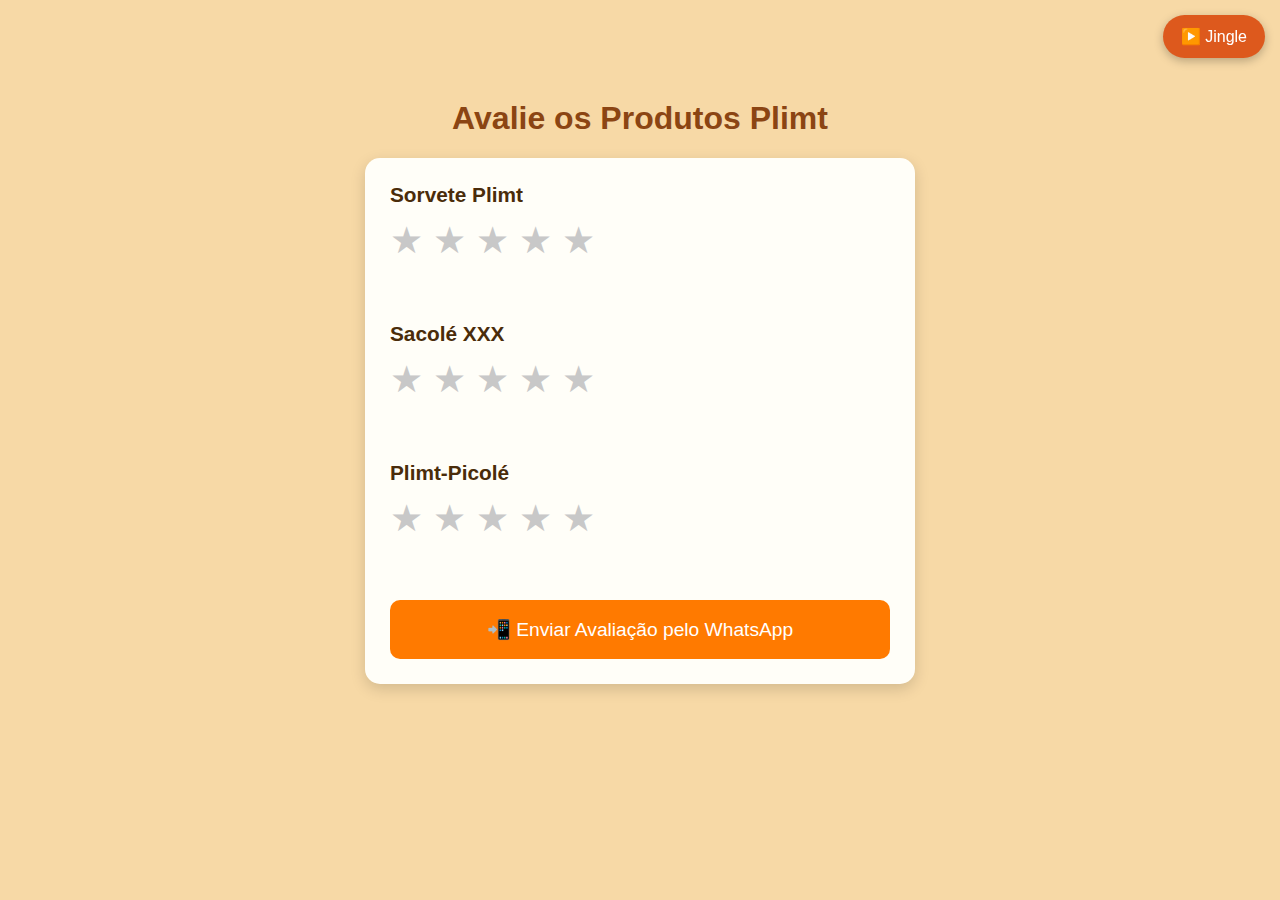
<file: avaliar.html>
<!DOCTYPE html>
<html lang="pt-BR">
<head>
<meta charset="UTF-8">
<meta name="viewport" content="width=device-width, initial-scale=1.0">
<title>Avaliação Plimt</title>

<style>
  body {
    font-family: Arial, sans-serif;
    background: #f7d9a6 url('https://i.imgur.com/j0wVTLf.png');
    background-size: 300px;
    margin: 0;
    padding: 30px;
    color: #4a2c0a;
  }

  h1 {
    text-align: center;
    font-size: 2rem;
    color: #8b4513;
    margin-top: 70px; /* para não ficar atrás do botão flutuante */
  }

  .container {
    max-width: 500px;
    margin: auto;
    background: #fffef8;
    padding: 25px;
    border-radius: 15px;
    box-shadow: 0 5px 15px rgba(0,0,0,0.15);
  }

  /* --- BOTÃO FLUTUANTE DO JINGLE --- */
  #playJingle {
    position: fixed;
    top: 15px;
    right: 15px;
    z-index: 9999;
    
    background: #dd591d;
    color: white;
    border: none;
    border-radius: 50px;
    padding: 12px 18px;
    font-size: 1rem;
    cursor: pointer;
    box-shadow: 0 3px 10px rgba(0,0,0,0.25);
  }

  #playJingle:hover {
    scale: 1.05;
    opacity: 0.9;
    transition: 0.2s;
  }

  /* --- PRODUTOS --- */
  .product {
    margin-bottom: 60px; /* MAIOR espaçamento entre produtos */
  }

  .product h3 {
    margin: 0 0 12px;
    font-size: 1.3rem;
  }

  .stars {
    display: flex;
    gap: 10px;
    font-size: 2.3rem;
    cursor: pointer;
  }

  .star {
    color: #c8c8c8;
    transition: color 0.2s;
  }

  .star.active {
    color: #ffb400;
  }

  button#enviar {
    width: 100%;
    padding: 18px;
    border: none;
    background: #ff7a00;
    color: white;
    font-size: 1.2rem;
    border-radius: 10px;
    cursor: pointer;
  }

  button#enviar:hover {
    opacity: 0.85;
  }
</style>
</head>

<body>

<!-- BOTÃO FLUTUANTE DO JINGLE -->
<button id="playJingle">▶️ Jingle</button>
<audio id="audioJingle" src="./assets/jingle.mp3"></audio>

<h1>Avalie os Produtos Plimt</h1>

<div class="container">

  <!-- Produto 1 -->
  <div class="product" data-produto="Sorvete Plimt">
    <h3>Sorvete Plimt</h3>
    <div class="stars">
      <span class="star" data-value="1">&#9733;</span>
      <span class="star" data-value="2">&#9733;</span>
      <span class="star" data-value="3">&#9733;</span>
      <span class="star" data-value="4">&#9733;</span>
      <span class="star" data-value="5">&#9733;</span>
    </div>
  </div>

  <!-- Produto 2 -->
  <div class="product" data-produto="Sacolé XXX">
    <h3>Sacolé XXX</h3>
    <div class="stars">
      <span class="star" data-value="1">&#9733;</span>
      <span class="star" data-value="2">&#9733;</span>
      <span class="star" data-value="3">&#9733;</span>
      <span class="star" data-value="4">&#9733;</span>
      <span class="star" data-value="5">&#9733;</span>
    </div>
  </div>

  <!-- Produto 3 -->
  <div class="product" data-produto="Plimt-Picolé">
    <h3>Plimt-Picolé</h3>
    <div class="stars">
      <span class="star" data-value="1">&#9733;</span>
      <span class="star" data-value="2">&#9733;</span>
      <span class="star" data-value="3">&#9733;</span>
      <span class="star" data-value="4">&#9733;</span>
      <span class="star" data-value="5">&#9733;</span>
    </div>
  </div>

  <!-- Botão WhatsApp -->
  <button id="enviar">📲 Enviar Avaliação pelo WhatsApp</button>

</div>

<script>
/* ---- SISTEMA DE ESTRELAS ---- */
document.querySelectorAll(".product").forEach(produto => {
  let stars = produto.querySelectorAll(".star");

  stars.forEach(star => {
    star.addEventListener("click", () => {
      const valor = parseInt(star.dataset.value);
      stars.forEach(s => s.classList.remove("active"));
      stars.forEach(s => {
        if (parseInt(s.dataset.value) <= valor) {
          s.classList.add("active");
        }
      });

      produto.dataset.rating = valor;
    });
  });
});

/* ---- JINGLE FLUTUANTE ---- */
const botaoJingle = document.getElementById("playJingle");
const audioJingle = document.getElementById("audioJingle");

audioJingle.volume = 0.7;


botaoJingle.addEventListener("click", () => {
  if (audioJingle.paused) {
    audioJingle.play();
    botaoJingle.textContent = "⏸️ Pausar";
  } else {
    audioJingle.pause();
    botaoJingle.textContent = "▶️ Jingle";
  }
});

/* ---- ENVIAR PARA WHATSAPP ---- */
document.getElementById("enviar").addEventListener("click", () => {
  const numero = "5521971140099"; 
  
  let texto = "*Minha Avaliação dos Produtos Plimt:*\n\n";

  document.querySelectorAll(".product").forEach(prod => {
    const nome = prod.dataset.produto;
    const rating = prod.dataset.rating || "Zero";

    if(rating > 1)
      texto += `${nome}: ${rating} estrelas\n`;

    if(rating == 1)
      texto += `${nome}: ${rating} estrela\n`;
  });

  const link = `https://wa.me/${numero}?text=${encodeURIComponent(texto)}`;

  window.open(link, "_blank"); 
});
</script>

</body>
</html>
</file>
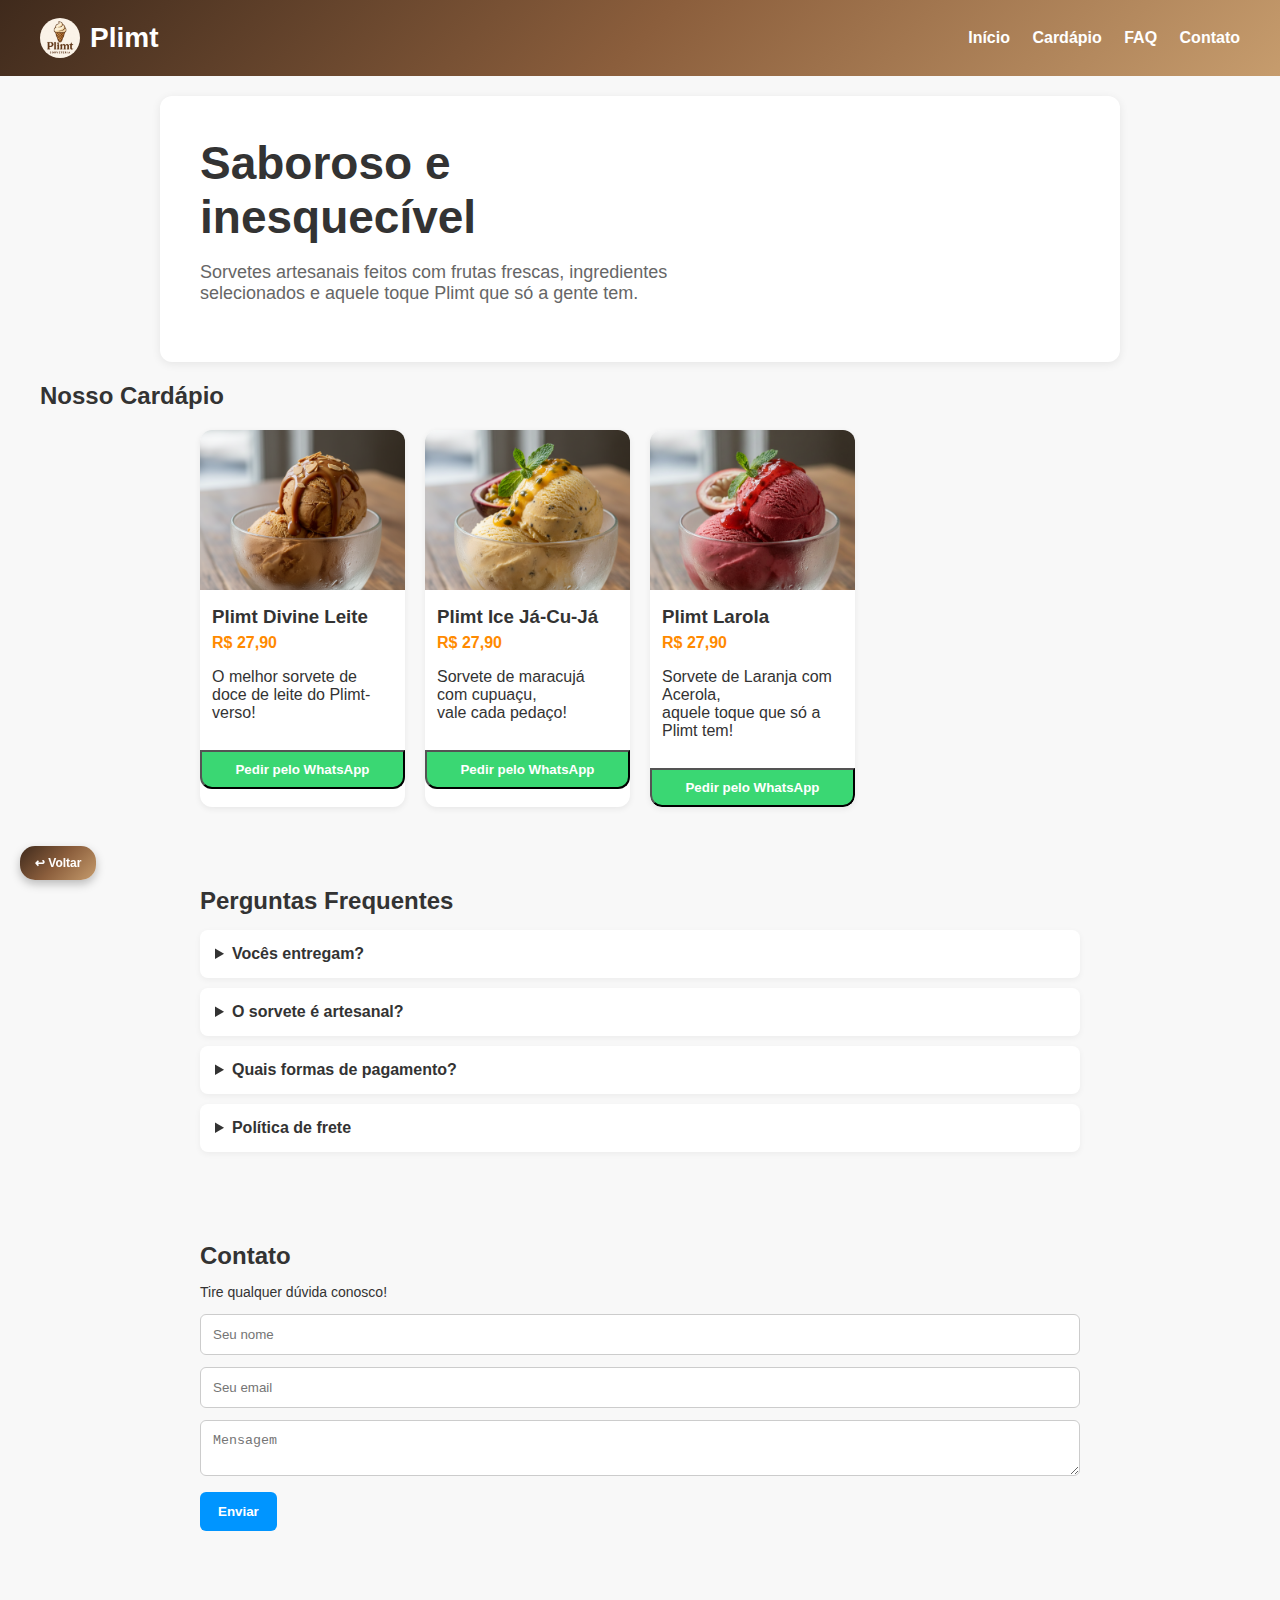
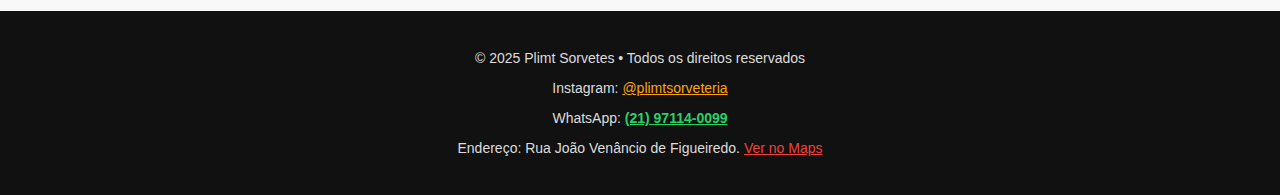
<file: mainsite.html>
<!DOCTYPE html>
<html lang="pt-br">
<head>
  <meta charset="UTF-8" />
  <meta name="viewport" content="width=device-width, initial-scale=1.0"/>
  <title>Plimt Sorvetes</title>

  <style>
    :root{
      --laranja:#ff8a00;
      --rosa:#ff3f81;
      --verde:#00c88f;
      --azul:#0095ff;
      --cinza:#f5f5f5;
      --preto:#111;
      --branco:#fff;
      --mundo:#f8f8f8;
    }

    *{box-sizing:border-box}
    body{margin:0;font-family:Arial, Helvetica, sans-serif;background:var(--mundo);color:#333}

    /* HEADER */
    header{
      background: linear-gradient(135deg, #3f2a1c, #8b5e3c, #c69c6d);
      padding:18px 40px;
      display:flex;
      justify-content:space-between;
      align-items:center;
      position:sticky;
      top:0;
      z-index:1000;
    }



    .brand{
      display:flex;
      align-items:center;
      gap:10px;
      font-weight:bold;
      color:#fff;
      font-size:28px;
      text-decoration:none;
    }

    .brand img{
      width:40px;
      border-radius:50%;
    }

    nav a{
      text-decoration:none;
      color:#fff;
      font-weight:600;
      margin-left:18px;
    }
    nav a:hover{opacity:.9}

    /* HERO */
    .hero{
      display:grid;
      grid-template-columns:1.1fr 0.9fr;
      gap:20px;
      padding:40px;
      background:#fff;
      border-radius:12px;
      max-width:960px;
      margin:20px auto;
      box-shadow:0 2px 10px rgba(0,0,0,0.08);
    }

    .hero h1{font-size:46px; margin:0}
    .hero p{font-size:18px; color:#666}
    .btn{
      display:inline-block;
      padding:12px 20px;
      background:var(--azul);
      color:#fff;
      border-radius:6px;
      text-decoration:none;
      font-weight:700;
    }
    .btn:hover{background:var(--verde);}

    /* CARDÁPIO */
    .cardapio{
      display:grid;
     grid-template-columns:repeat(auto-fill,minmax(190px,1fr));
      gap:20px;
      padding:0 40px 40px;
      max-width:960px;
      margin:0 auto;
    }

    .produto{
      background:#fff;
      border-radius:12px;
      box-shadow:0 2px 6px rgba(0,0,0,0.07);
      overflow:hidden;
      transition:.3s;
    }
    .produto:hover{transform:scale(1.03)}
    .produto img{
      width:100%;
      height:160px;
      object-fit:cover;
    }
    .produto .conteudo{padding:12px}
    .produto h3{margin:0 0 6px}
    .preco{
      margin:0 0 8px;
      font-size:16px;
      font-weight:bold;
      color:var(--laranja);
    }

    /* FAQ */

    .faq{
      max-width:960px;
      margin:40px auto;
      padding:0 40px 40px;
    }
    .faq h2{margin-bottom:15px}
    details{
      background:#fff;
      padding:15px;
      margin-bottom:10px;
      border-radius:8px;
      box-shadow:0 2px 6px rgba(0,0,0,0.05);
      cursor:pointer;
    }
    details summary{
      font-weight:700;
      font-size:16px;
    }

    /* CONTATO */
    .contato{
      max-width:960px;
      margin:40px auto;
      padding:0 40px 40px;
    }
    .contato input, .contato textarea{
      width:100%;
      padding:12px;
      margin-bottom:12px;
      border-radius:6px;
      border:1px solid #ccc;
    }
    .contato button{
      padding:12px 18px;
      background:var(--azul);
      color:#fff;
      font-weight:700;
      border:none;
      border-radius:6px;
      cursor:pointer;
    }
    .contato button:hover{background:var(--verde)}

    /* FOOTER */
    footer{
      background:#111;
      color:#ddd;
      padding:25px;
      text-align:center;
      font-size:14px;
    }

    /* PÁGINA DE CONFIRMAÇÃO */
    #confirmacao{
      display:none;
      text-align:center;
      padding:40px;
      background:#fff;
      margin:20px auto;
      max-width:700px;
      border-radius:12px;
      box-shadow:0 2px 10px rgba(0,0,0,0.1);
    }

    .zap {
      color:#25D366;
      font-weight:600;
    }

    .zap:hover {
        opacity: 0.8;
    }

    .insta {
      color: #ffa500;
    }

    #contato h2 {
      margin: 0;
    }
    .subcontact {
      margin-bottom: 14px;
      font-size: 14px;
    }
    .maps {
      color: #f04337;
    }

    .btn-whatsapp {
  display: block;
  width: 100%;
  padding: 10px;
  background: #25d365e7;
  color: white;
  text-align: center;
  font-weight: bold;
  border-radius: 0 0 12px 12px;
  text-decoration: none;
  transition: 0.3s;
}

.btn-whatsapp:hover {
  background: #1ebe5d;
}


    @media(max-width:900px){
      .hero{grid-template-columns:1fr}
    }

    /* Ajuste geral mobile */
@media (max-width: 600px) {
  header {
    padding: 14px 20px;
    flex-wrap: wrap;
    text-align: center;
  }

  nav a {
    margin-left: 12px;
    font-size: 14px;
  }

  .hero {
    padding: 20px;
    margin: 10px;
  }

  .hero h1 {
    font-size: 32px;
  }

  .hero p {
    font-size: 16px;
  }

  .cardapio {
    padding: 20px;
    gap: 15px;
  }

  .produto img {
    height: 140px;
  }

  .faq, .contato {
    padding: 0 20px 30px;
  }
}

/* Celulares pequenos (iPhone SE, Galaxy A01, Motorola E) */
@media (max-width: 430px) {
  header {
    flex-direction: column;
    gap: 10px;
  }

  nav a {
    margin: 0 8px;
    font-size: 13px;
  }

  .hero h1 {
    font-size: 26px;
  }

  .hero {
    margin: 10px;
    padding: 15px;
  }

  .produto {
    border-radius: 10px;

  }

  .produto img{
  width:100%;
  height:300px; 
  object-fit:cover;
}

}

/* Celulares muito pequenos (360px ou menos) */
@media (max-width: 360px) {

  body {
    font-size: 15px;
  }

  .hero h1 {
    font-size: 22px;
    line-height: 1.2;
  }

  nav a {
    margin: 0 6px;
    font-size: 12px;
  }

  .produto img {
    height: 165px;
  }
}

    #inicio, #faq, #contato {
        scroll-margin-top: 80px;
    }

    #cardapio {
        scroll-margin-top: 130px;
    }

    @media (max-width: 480px) {
  #botao-voltar {
    bottom: 15px;
    left: 15px;
    padding: 10px 16px;
    font-size: 14px;
    border-radius: 12px;
  }
}


#botao-voltar {
  position: fixed;
  bottom: 20px;
  left: 20px;

  background: linear-gradient(135deg, #3f2a1c, #8b5e3c, #c69c6d);
  color: #fff;
  padding: 10px 15px;

  border-radius: 15px;
  font-weight: bold;
  text-decoration: none;
  font-size: 12px;

  box-shadow: 0 4px 10px rgba(0,0,0,0.25);
  border: 2px rgba(255,255,255,0.15);

  transition: 0.2s ease-in-out;
  z-index: 99999; /* força a ficar por cima */
}

#botao-voltar:hover {
  transform: scale(1.02);
  opacity: 0.9;
}

  </style>
</head>

<body>

  
  <header>
    <a class="brand" href="#">
      <img src="assets/Logo.jpg" alt="Logo Plimt">
      Plimt
    </a>
    
    <nav>
  <a href="#inicio">Início</a>
  <a href="#cardapio">Cardápio</a>
  <a href="#faq">FAQ</a>
  <a href="#contato">Contato</a>

</nav>

  </header>
  
  
  <section class="hero" id="inicio">
    <div>
      <h1>Saboroso e inesquecível</h1>
      <p>Sorvetes artesanais feitos com frutas frescas, ingredientes selecionados e aquele toque Plimt que só a gente tem.</p>
      <!-- <a href="#cardapio" class="btn">Ver Cardápio</a> -->
    </div>
    
    <div>
      <!-- <img src="https://images.unsplash.com/photo-1505253210347-8f8fecdcc0b4?auto=format&fit=crop&w=600&q=80" 
      style="width:100%;border-radius:12px"> -->
    </div>
  </section>
  
  <h2 style="padding-left:40px;">Nosso Cardápio</h2>
  <div class="cardapio" id="cardapio">
    
    <div class="produto">
      <img src="./assets/doce-de-leite-ia.png">
      <div class="conteudo">
        <h3>Plimt Divine Leite</h3>
        <p class="preco">R$ 27,90</p>
        <p>O melhor sorvete de doce de leite do Plimt-verso!</p>
      </div>
      <button class="btn-whatsapp" onclick="pedirProduto('Plimt Divine Leite')">
      Pedir pelo WhatsApp
      </button>
    </div>

    <div class="produto">
      <img src="./assets/Maracuja-ia.png">
    <div class="conteudo">
      <h3>Plimt Ice Já-Cu-Já</h3>
      <p class="preco">R$ 27,90</p>
      <p>Sorvete de maracujá com cupuaçu, <br>
        vale cada pedaço!</p>
    </div>
    <button class="btn-whatsapp" onclick="pedirProduto('Plimt Ice Já-Cu-Já')">
  Pedir pelo WhatsApp
</button>
</div>


  <div class="produto">
      <img src="./assets/Acerola-Ia.png">
    <div class="conteudo">
      <h3>Plimt Larola</h3>
      <p class="preco">R$ 27,90</p>
      <p>Sorvete de Laranja com Acerola, <br>
      aquele toque que só a Plimt tem!</p>
    </div>
    <button class="btn-whatsapp" onclick="pedirProduto('Plimt Larola')">
  Pedir pelo WhatsApp
</button>
 </div>

  </div>



<!-- FAQ -->
<section class="faq" id="faq">
  <h2>Perguntas Frequentes</h2>

  <details>
    <summary>Vocês entregam?</summary>
    <p>Sim! Entregamos em todo o Lisam.</p>
  </details>

  <details>
    <summary>O sorvete é artesanal?</summary>
    <p>100% artesanal.</p>
  </details>

  <details>
    <summary>Quais formas de pagamento?</summary>
    <p>Pix, débito, crédito e dinheiro.</p>
  </details>

  <details>
    <summary>Política de frete</summary>
    <p>Frete grátis em toda Rua João Venâncio de Figueiredo.</p>
  </details>
</section>

<!-- CONTATO -->
<section class="contato" id="contato">
  <h2>Contato</h2>
  <p class="subcontact">Tire qualquer dúvida conosco!</p>

  <input id="nome" placeholder="Seu nome">
  <input id="email" placeholder="Seu email">
  <textarea id="mensagem" placeholder="Mensagem"></textarea>

  <button onclick="enviarMensagem()">Enviar</button>
</section>

<!-- CONFIRMAÇÃO -->
<div id="confirmacao">
  <h2>Mensagem enviada com sucesso! 🎉</h2>
  <p>Obrigado por entrar em contato. Retornaremos em breve por e-mail.</p>
</div>

<footer>
  <p>© 2025 Plimt Sorvetes • Todos os direitos reservados</p>
  <p>Instagram: <a class="insta" href="https://instagram.com/plimtsorveteria"target="_blank">
    @plimtsorveteria
  </a> </p>
  <p>WhatsApp:
<a class="zap" href="https://wa.me/5521971140099" target="_blank">(21) 97114-0099
</a> </p>
<p>Endereço: Rua João Venâncio de Figueiredo. 
  <a class="maps" href="https://www.google.com/maps/place/Liceu+Santa+M%C3%B4nica+-+Lisam/data=!4m2!3m1!1s0x0:0x4eca159825122f8e?sa=X&ved=1t:2428&ictx=111">
    Ver no Maps</a></p>


</footer>

<script>
function enviarMensagem(){
  const nome = document.getElementById("nome").value.trim()
  const email = document.getElementById("email").value.trim()
  const msg = document.getElementById("mensagem").value.trim()

  if(!nome || !email || !msg){
    alert("Preencha todos os campos!")
    return
  }

  document.getElementById("confirmacao").style.display = "block"

  // SIMULAÇÃO DE E-MAIL AUTOMÁTICO
  console.log(`EMAIL ENVIADO PARA ${email} COM A MENSAGEM: ${msg}`)
}
</script>

<script>
function pedirProduto(nomeProduto){
    const numero = "5521971140099"; // número do footer
    const mensagem = `Gostaria de pedir um ${nomeProduto}, por favor`;
    const url = `https://wa.me/${numero}?text=${encodeURIComponent(mensagem)}`;
    window.open(url, "_blank");
}
</script>

<a href="index.html" id="botao-voltar">↩ Voltar</a>

</body>
</html>
</file>
